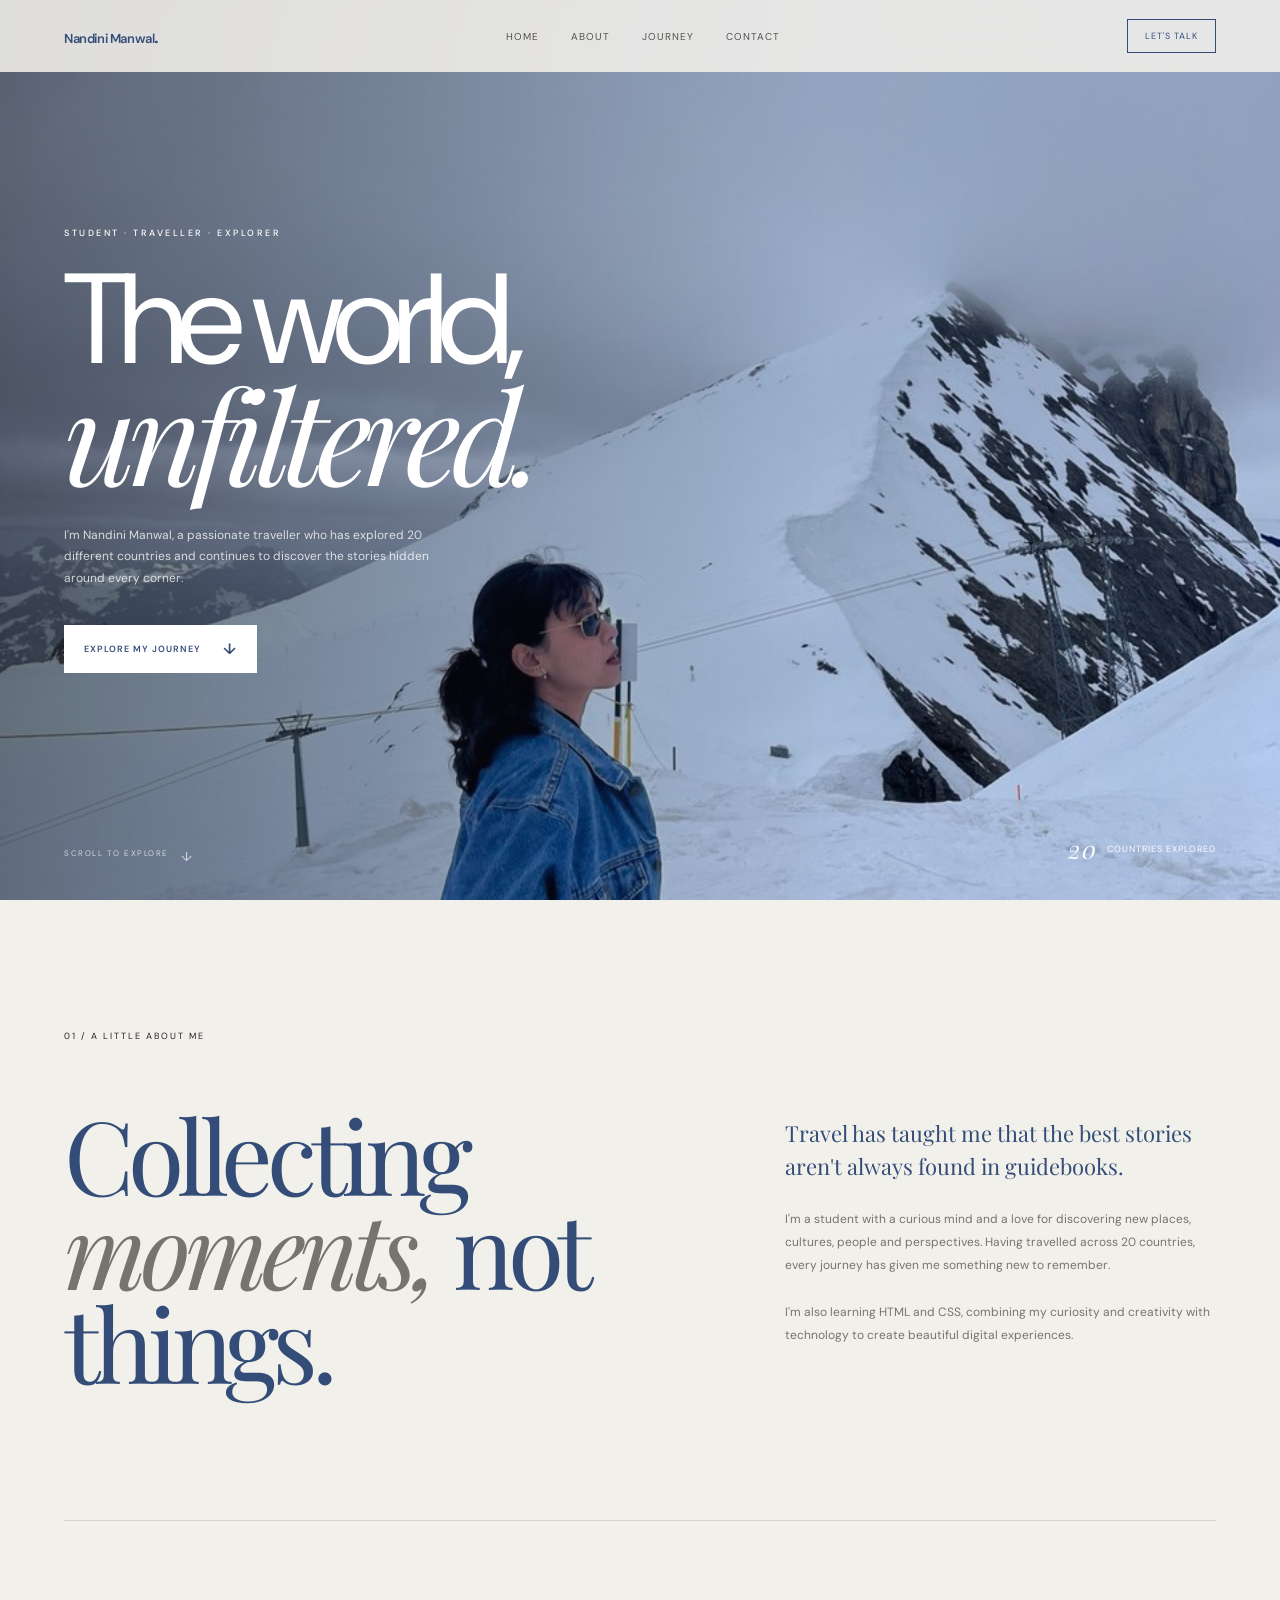
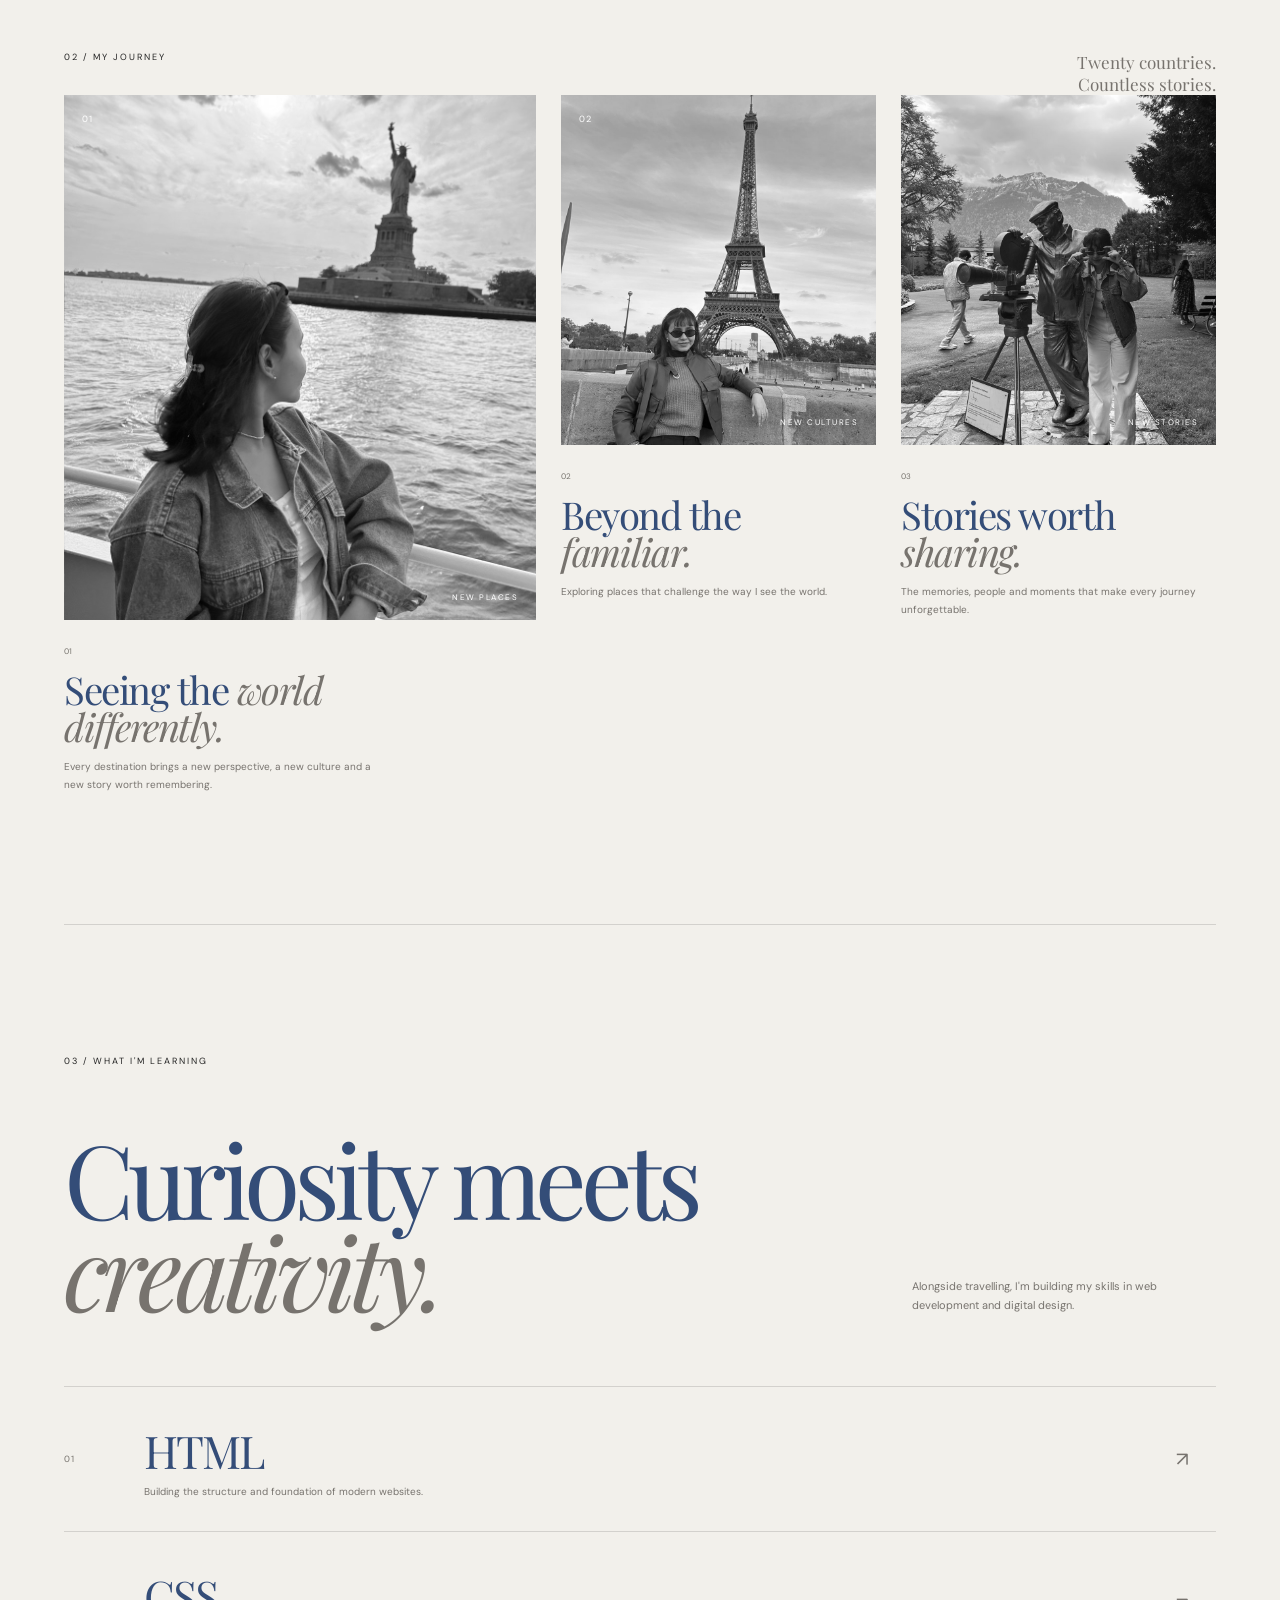
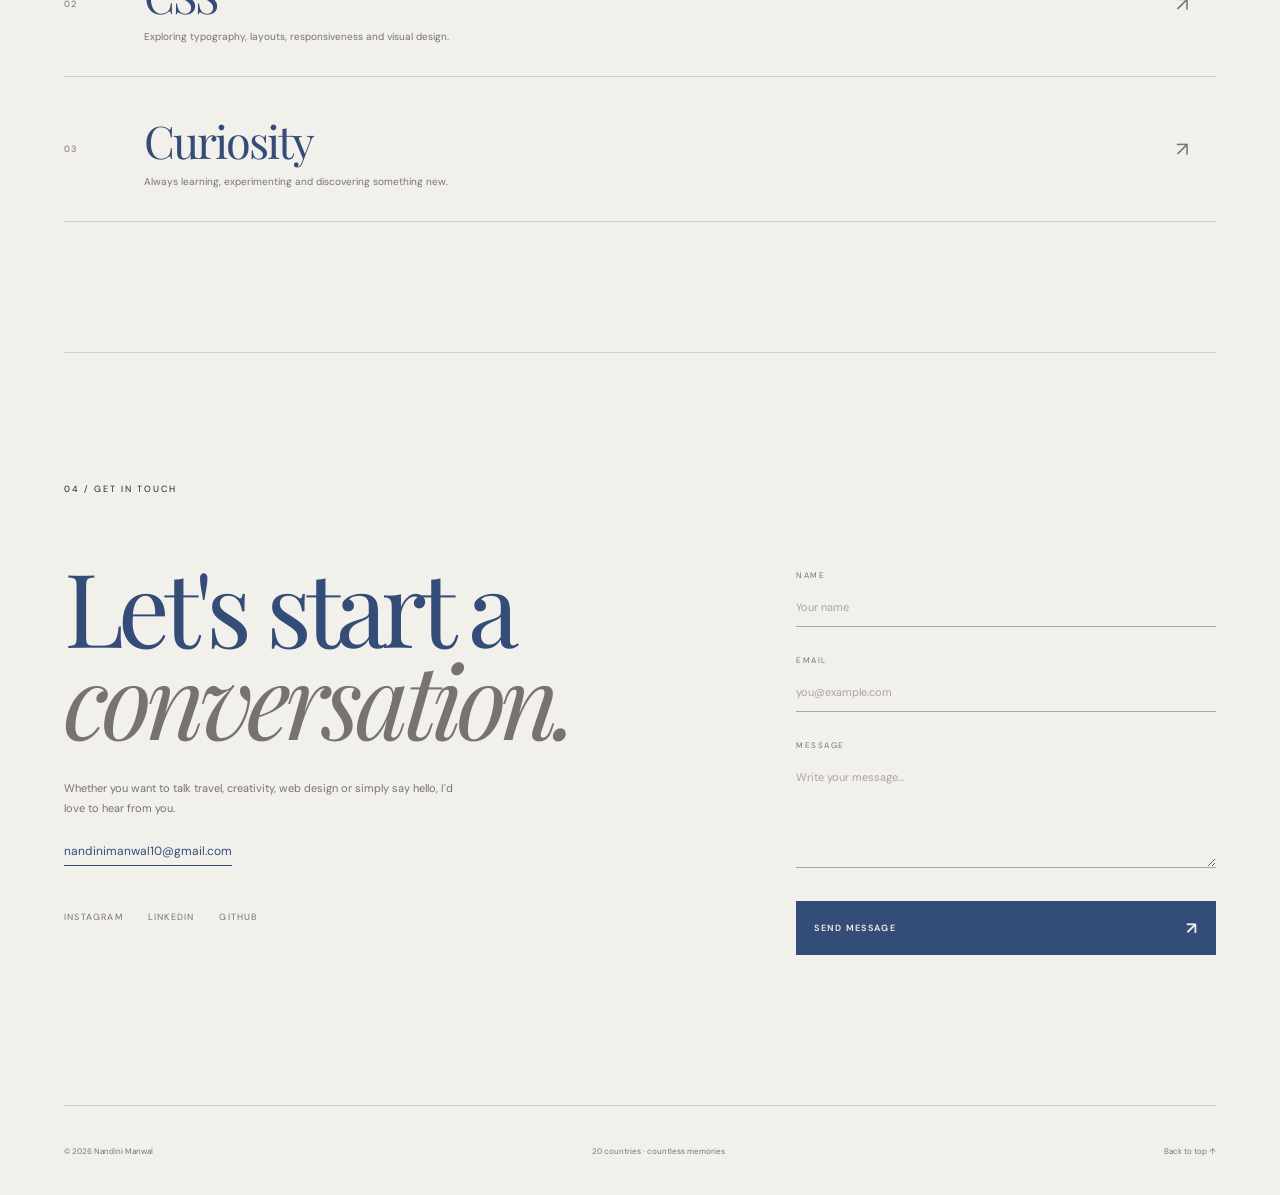
<file: index.html>
<!DOCTYPE html>
<html lang="en">
<head>
    <meta charset="UTF-8">
    <meta name="viewport" content="width=device-width, initial-scale=1.0">

    <meta
        name="description"
        content="Nandini Manwal — Student and passionate traveller who has explored 20 countries."
    >

    <title>Nandini Manwal — The World, Unfiltered</title>

    <link rel="stylesheet" href="ai_4_css.css">

    <link rel="preconnect" href="https://fonts.googleapis.com">
    <link rel="preconnect" href="https://fonts.gstatic.com" crossorigin>

    <link
        href="https://fonts.googleapis.com/css2?family=DM+Sans:wght@400;500;600&family=Playfair+Display:ital,wght@0,400;1,400&display=swap"
        rel="stylesheet"
    >
</head>

<body>

    <!-- ================= NAVIGATION ================= -->

    <header class="navbar">

        <a href="#home" class="logo">
            Nandini Manwal<span>.</span>
        </a>

        <nav>
            <a href="#home">Home</a>
            <a href="#about">About</a>
            <a href="#journey">Journey</a>
            <a href="#contact">Contact</a>
        </nav>

        <a href="#contact" class="nav-button">
            Let's talk
        </a>

    </header>


    <main>

        <!-- ================= HERO ================= -->

        <section class="hero" id="home">

            <div class="hero-overlay"></div>

            <div class="hero-content">

                <p class="eyebrow">
                    Student · Traveller · Explorer
                </p>

                <h1>
                    The world,
                    <em>unfiltered.</em>
                </h1>

                <p class="hero-description">
                    I'm Nandini Manwal, a passionate traveller who has
                    explored 20 different countries and continues to
                    discover the stories hidden around every corner.
                </p>

                <a href="#journey" class="hero-button">
                    Explore my journey
                    <span>↓</span>
                </a>

            </div>

            <div class="hero-location">
                <span>20</span>
                Countries explored
            </div>

            <div class="hero-scroll">
                Scroll to explore
                <span>↓</span>
            </div>

        </section>


        <!-- ================= INTRO ================= -->

        <section class="intro section">

            <div class="section-label">
                01 / A little about me
            </div>

            <div class="intro-grid">

                <h2>
                    Collecting
                    <em>moments,</em>
                    not things.
                </h2>

                <div class="intro-text">

                    <p class="large-text">
                        Travel has taught me that the best stories
                        aren't always found in guidebooks.
                    </p>

                    <p>
                        I'm a student with a curious mind and a love
                        for discovering new places, cultures, people
                        and perspectives. Having travelled across
                        20 countries, every journey has given me
                        something new to remember.
                    </p>

                    <p>
                        I'm also learning HTML and CSS, combining my
                        curiosity and creativity with technology to
                        create beautiful digital experiences.
                    </p>

                </div>

            </div>

        </section>


        <!-- ================= TRAVEL JOURNEY ================= -->

        <section class="journey section" id="journey">

            <div class="section-top">

                <div class="section-label">
                    02 / My journey
                </div>

                <p>
                    Twenty countries.<br>
                    Countless stories.
                </p>

            </div>


            <div class="journey-grid">

                <article class="journey-card large">

                    <div class="card-image image-one">

                        <span>01</span>

                        <div class="card-location">
                            New places
                        </div>

                    </div>

                    <div class="card-copy">
                        <span>01</span>

                        <h3>
                            Seeing the
                            <em>world differently.</em>
                        </h3>

                        <p>
                            Every destination brings a new perspective,
                            a new culture and a new story worth remembering.
                        </p>
                    </div>

                </article>


                <article class="journey-card">

                    <div class="card-image image-two">

                        <span>02</span>

                        <div class="card-location">
                            New cultures
                        </div>

                    </div>

                    <div class="card-copy">
                        <span>02</span>

                        <h3>
                            Beyond the
                            <em>familiar.</em>
                        </h3>

                        <p>
                            Exploring places that challenge the way
                            I see the world.
                        </p>
                    </div>

                </article>


                <article class="journey-card">

                    <div class="card-image image-three">

                        <span>03</span>

                        <div class="card-location">
                            New stories
                        </div>

                    </div>

                    <div class="card-copy">
                        <span>03</span>

                        <h3>
                            Stories worth
                            <em>sharing.</em>
                        </h3>

                        <p>
                            The memories, people and moments that
                            make every journey unforgettable.
                        </p>
                    </div>

                </article>

            </div>

        </section>


        <!-- ================= SKILLS ================= -->

        <section class="skills section">

            <div class="section-label">
                03 / What I'm learning
            </div>

            <div class="skills-header">

                <h2>
                    Curiosity meets
                    <em>creativity.</em>
                </h2>

                <p>
                    Alongside travelling, I'm building my skills
                    in web development and digital design.
                </p>

            </div>


            <div class="skills-list">

                <div class="skill">

                    <span class="skill-number">01</span>

                    <div>
                        <h3>HTML</h3>
                        <p>
                            Building the structure and foundation
                            of modern websites.
                        </p>
                    </div>

                    <span class="skill-arrow">↗</span>

                </div>


                <div class="skill">

                    <span class="skill-number">02</span>

                    <div>
                        <h3>CSS</h3>
                        <p>
                            Exploring typography, layouts,
                            responsiveness and visual design.
                        </p>
                    </div>

                    <span class="skill-arrow">↗</span>

                </div>


                <div class="skill">

                    <span class="skill-number">03</span>

                    <div>
                        <h3>Curiosity</h3>
                        <p>
                            Always learning, experimenting and
                            discovering something new.
                        </p>
                    </div>

                    <span class="skill-arrow">↗</span>

                </div>

            </div>

        </section>


        <!-- ================= CONTACT ================= -->

        <section class="contact section" id="contact">

            <div class="section-label">
                04 / Get in touch
            </div>

            <div class="contact-grid">

                <div class="contact-intro">

                    <h2>
                        Let's start a
                        <em>conversation.</em>
                    </h2>

                    <p>
                        Whether you want to talk travel, creativity,
                        web design or simply say hello, I'd love
                        to hear from you.
                    </p>

                    <a
                        href="mailto:nandinimanwal10@gmail.com"
                        class="email"
                    >
                        nandinimanwal10@gmail.com
                    </a>

                    <div class="social-links">
                        <a href="#">Instagram</a>
                        <a href="#">LinkedIn</a>
                        <a href="#">GitHub</a>
                    </div>

                </div>


                <form class="contact-form">

                    <div class="form-group">

                        <label for="name">
                            Name
                        </label>

                        <input
                            type="text"
                            id="name"
                            name="name"
                            placeholder="Your name"
                            required
                        >

                    </div>


                    <div class="form-group">

                        <label for="email">
                            Email
                        </label>

                        <input
                            type="email"
                            id="email"
                            name="email"
                            placeholder="you@example.com"
                            required
                        >

                    </div>


                    <div class="form-group">

                        <label for="message">
                            Message
                        </label>

                        <textarea
                            id="message"
                            name="message"
                            rows="5"
                            placeholder="Write your message..."
                            required
                        ></textarea>

                    </div>


                    <button type="submit">
                        Send message
                        <span>↗</span>
                    </button>

                </form>

            </div>

        </section>

    </main>


    <!-- ================= FOOTER ================= -->

    <footer class="footer">

        <div>
            © 2026 Nandini Manwal
        </div>

        <div>
            20 countries · countless memories
        </div>

        <a href="#home">
            Back to top ↑
        </a>

    </footer>

</body>
</html>
</file>
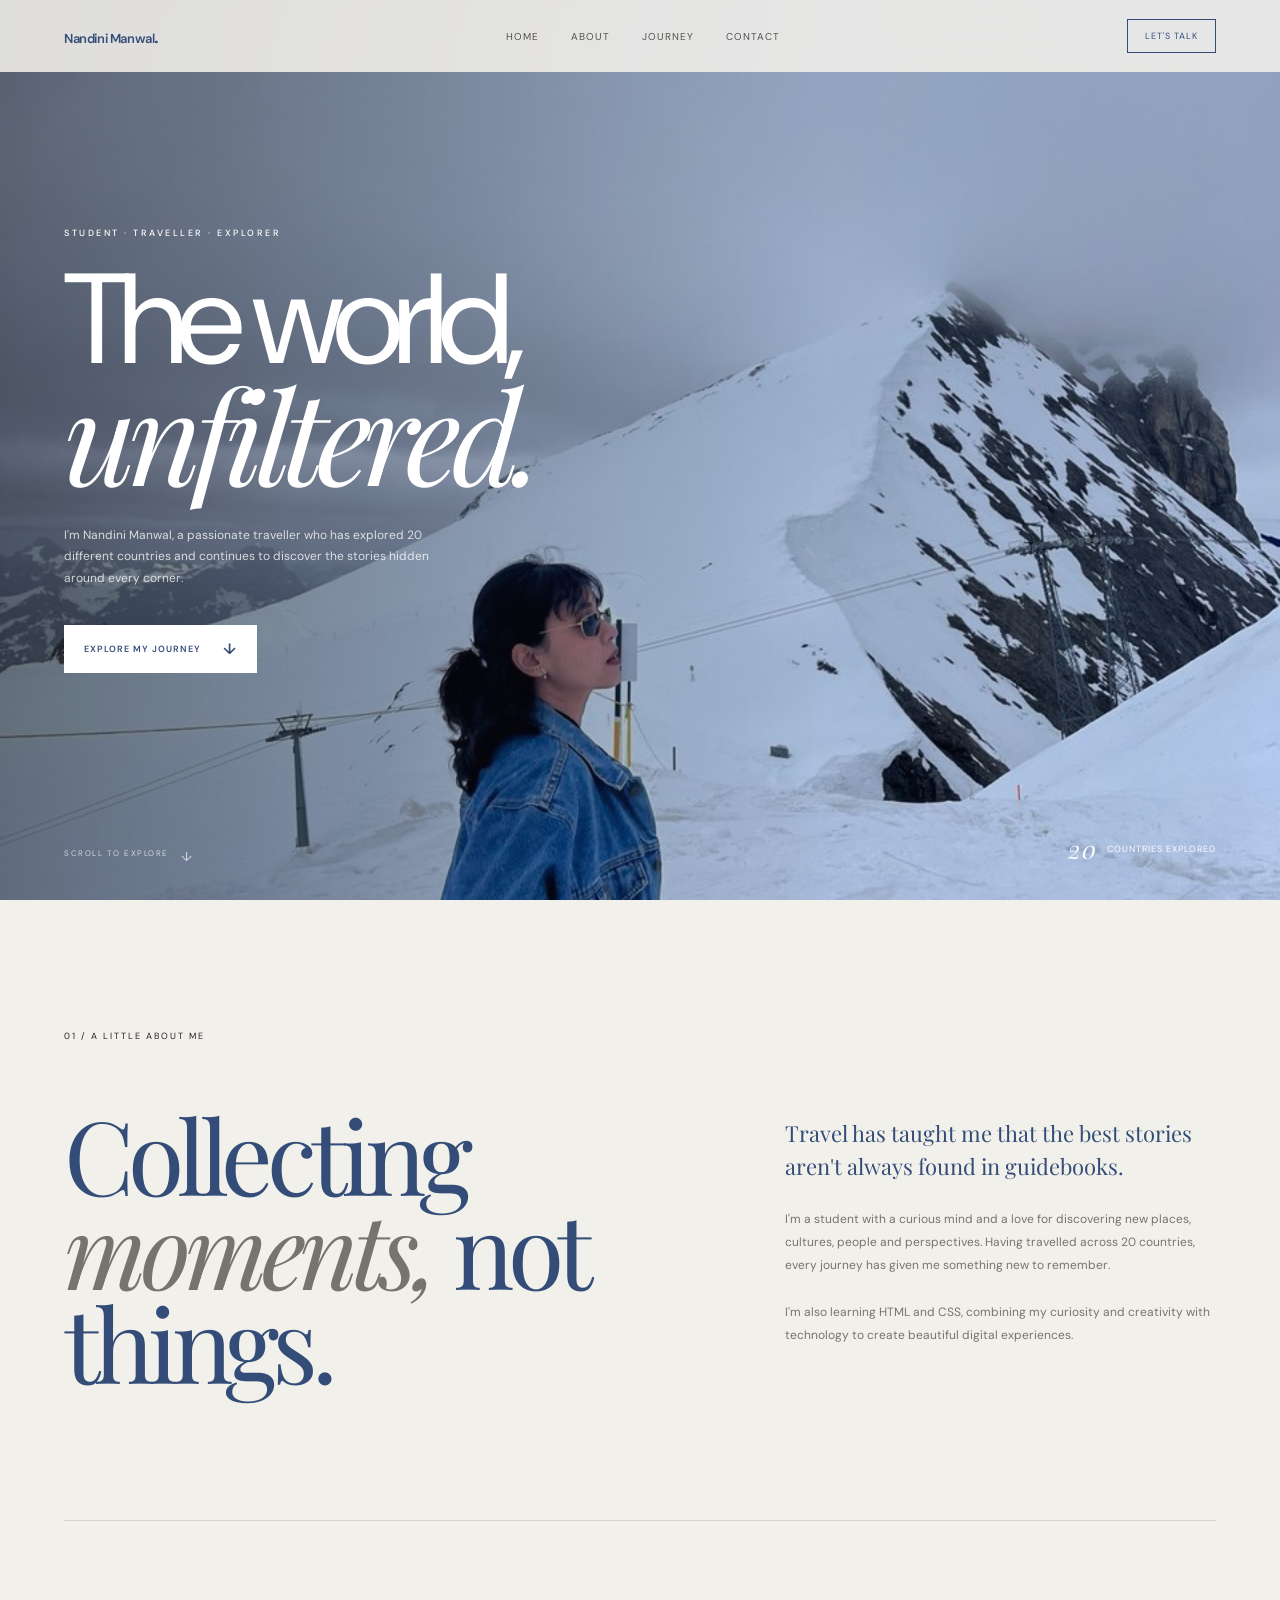
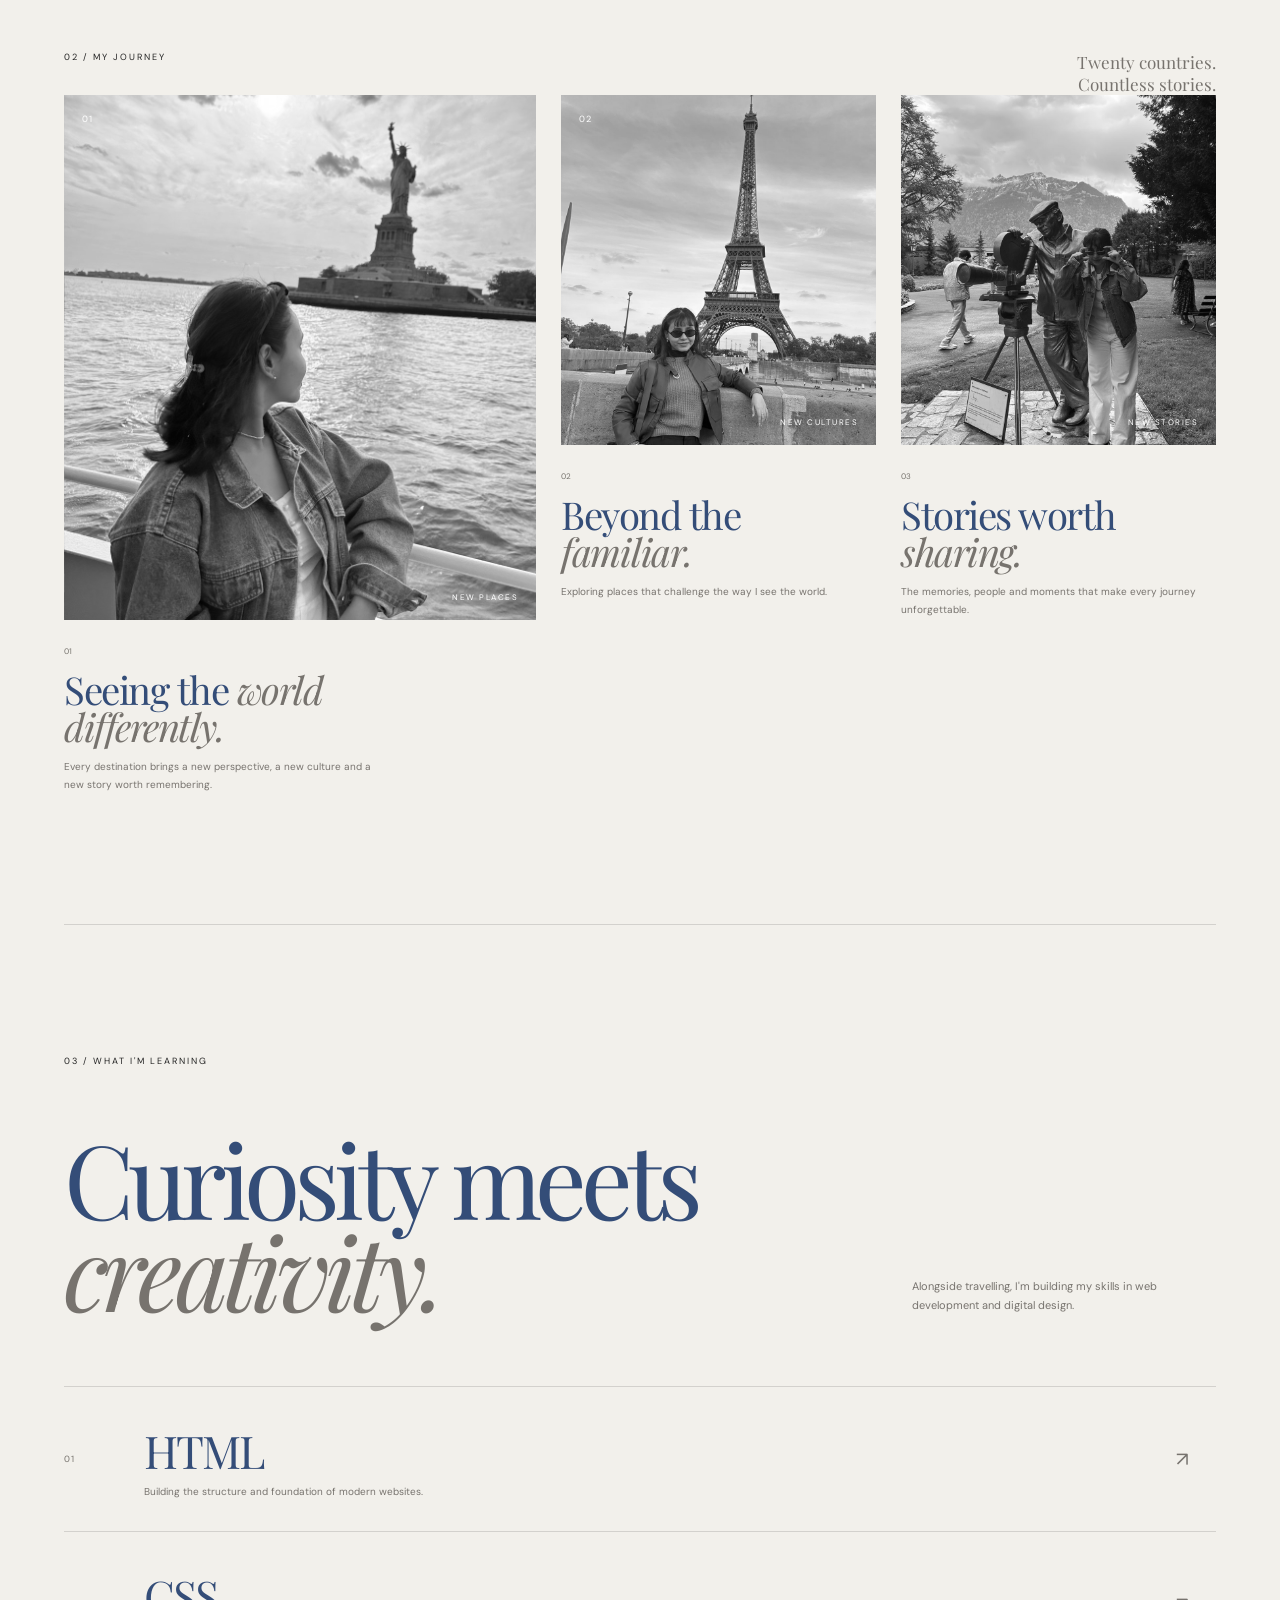
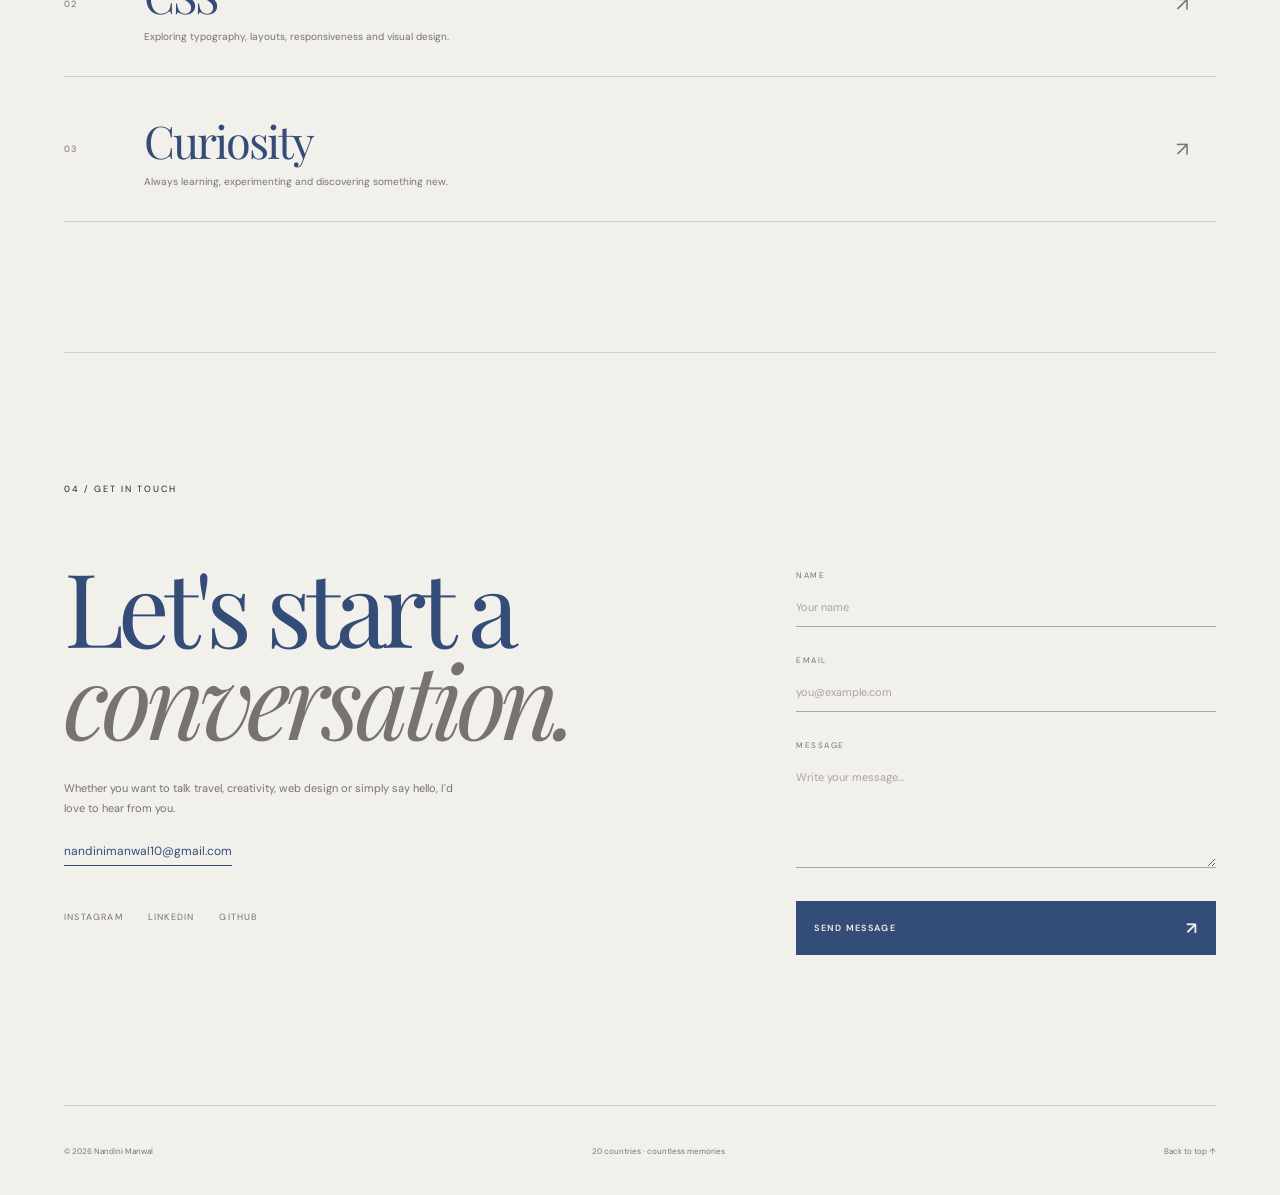
<file: ai_4_html.html>
<!DOCTYPE html>
<html lang="en">
<head>
    <meta charset="UTF-8">
    <meta name="viewport" content="width=device-width, initial-scale=1.0">

    <meta
        name="description"
        content="Nandini Manwal — Student and passionate traveller who has explored 20 countries."
    >

    <title>Nandini Manwal — The World, Unfiltered</title>

    <link rel="stylesheet" href="ai_4_css.css">

    <link rel="preconnect" href="https://fonts.googleapis.com">
    <link rel="preconnect" href="https://fonts.gstatic.com" crossorigin>

    <link
        href="https://fonts.googleapis.com/css2?family=DM+Sans:wght@400;500;600&family=Playfair+Display:ital,wght@0,400;1,400&display=swap"
        rel="stylesheet"
    >
</head>

<body>

    <!-- ================= NAVIGATION ================= -->

    <header class="navbar">

        <a href="#home" class="logo">
            Nandini Manwal<span>.</span>
        </a>

        <nav>
            <a href="#home">Home</a>
            <a href="#about">About</a>
            <a href="#journey">Journey</a>
            <a href="#contact">Contact</a>
        </nav>

        <a href="#contact" class="nav-button">
            Let's talk
        </a>

    </header>


    <main>

        <!-- ================= HERO ================= -->

        <section class="hero" id="home">

            <div class="hero-overlay"></div>

            <div class="hero-content">

                <p class="eyebrow">
                    Student · Traveller · Explorer
                </p>

                <h1>
                    The world,
                    <em>unfiltered.</em>
                </h1>

                <p class="hero-description">
                    I'm Nandini Manwal, a passionate traveller who has
                    explored 20 different countries and continues to
                    discover the stories hidden around every corner.
                </p>

                <a href="#journey" class="hero-button">
                    Explore my journey
                    <span>↓</span>
                </a>

            </div>

            <div class="hero-location">
                <span>20</span>
                Countries explored
            </div>

            <div class="hero-scroll">
                Scroll to explore
                <span>↓</span>
            </div>

        </section>


        <!-- ================= INTRO ================= -->

        <section class="intro section">

            <div class="section-label">
                01 / A little about me
            </div>

            <div class="intro-grid">

                <h2>
                    Collecting
                    <em>moments,</em>
                    not things.
                </h2>

                <div class="intro-text">

                    <p class="large-text">
                        Travel has taught me that the best stories
                        aren't always found in guidebooks.
                    </p>

                    <p>
                        I'm a student with a curious mind and a love
                        for discovering new places, cultures, people
                        and perspectives. Having travelled across
                        20 countries, every journey has given me
                        something new to remember.
                    </p>

                    <p>
                        I'm also learning HTML and CSS, combining my
                        curiosity and creativity with technology to
                        create beautiful digital experiences.
                    </p>

                </div>

            </div>

        </section>


        <!-- ================= TRAVEL JOURNEY ================= -->

        <section class="journey section" id="journey">

            <div class="section-top">

                <div class="section-label">
                    02 / My journey
                </div>

                <p>
                    Twenty countries.<br>
                    Countless stories.
                </p>

            </div>


            <div class="journey-grid">

                <article class="journey-card large">

                    <div class="card-image image-one">

                        <span>01</span>

                        <div class="card-location">
                            New places
                        </div>

                    </div>

                    <div class="card-copy">
                        <span>01</span>

                        <h3>
                            Seeing the
                            <em>world differently.</em>
                        </h3>

                        <p>
                            Every destination brings a new perspective,
                            a new culture and a new story worth remembering.
                        </p>
                    </div>

                </article>


                <article class="journey-card">

                    <div class="card-image image-two">

                        <span>02</span>

                        <div class="card-location">
                            New cultures
                        </div>

                    </div>

                    <div class="card-copy">
                        <span>02</span>

                        <h3>
                            Beyond the
                            <em>familiar.</em>
                        </h3>

                        <p>
                            Exploring places that challenge the way
                            I see the world.
                        </p>
                    </div>

                </article>


                <article class="journey-card">

                    <div class="card-image image-three">

                        <span>03</span>

                        <div class="card-location">
                            New stories
                        </div>

                    </div>

                    <div class="card-copy">
                        <span>03</span>

                        <h3>
                            Stories worth
                            <em>sharing.</em>
                        </h3>

                        <p>
                            The memories, people and moments that
                            make every journey unforgettable.
                        </p>
                    </div>

                </article>

            </div>

        </section>


        <!-- ================= SKILLS ================= -->

        <section class="skills section">

            <div class="section-label">
                03 / What I'm learning
            </div>

            <div class="skills-header">

                <h2>
                    Curiosity meets
                    <em>creativity.</em>
                </h2>

                <p>
                    Alongside travelling, I'm building my skills
                    in web development and digital design.
                </p>

            </div>


            <div class="skills-list">

                <div class="skill">

                    <span class="skill-number">01</span>

                    <div>
                        <h3>HTML</h3>
                        <p>
                            Building the structure and foundation
                            of modern websites.
                        </p>
                    </div>

                    <span class="skill-arrow">↗</span>

                </div>


                <div class="skill">

                    <span class="skill-number">02</span>

                    <div>
                        <h3>CSS</h3>
                        <p>
                            Exploring typography, layouts,
                            responsiveness and visual design.
                        </p>
                    </div>

                    <span class="skill-arrow">↗</span>

                </div>


                <div class="skill">

                    <span class="skill-number">03</span>

                    <div>
                        <h3>Curiosity</h3>
                        <p>
                            Always learning, experimenting and
                            discovering something new.
                        </p>
                    </div>

                    <span class="skill-arrow">↗</span>

                </div>

            </div>

        </section>


        <!-- ================= CONTACT ================= -->

        <section class="contact section" id="contact">

            <div class="section-label">
                04 / Get in touch
            </div>

            <div class="contact-grid">

                <div class="contact-intro">

                    <h2>
                        Let's start a
                        <em>conversation.</em>
                    </h2>

                    <p>
                        Whether you want to talk travel, creativity,
                        web design or simply say hello, I'd love
                        to hear from you.
                    </p>

                    <a
                        href="mailto:nandinimanwal10@gmail.com"
                        class="email"
                    >
                        nandinimanwal10@gmail.com
                    </a>

                    <div class="social-links">
                        <a href="#">Instagram</a>
                        <a href="#">LinkedIn</a>
                        <a href="#">GitHub</a>
                    </div>

                </div>


                <form class="contact-form">

                    <div class="form-group">

                        <label for="name">
                            Name
                        </label>

                        <input
                            type="text"
                            id="name"
                            name="name"
                            placeholder="Your name"
                            required
                        >

                    </div>


                    <div class="form-group">

                        <label for="email">
                            Email
                        </label>

                        <input
                            type="email"
                            id="email"
                            name="email"
                            placeholder="you@example.com"
                            required
                        >

                    </div>


                    <div class="form-group">

                        <label for="message">
                            Message
                        </label>

                        <textarea
                            id="message"
                            name="message"
                            rows="5"
                            placeholder="Write your message..."
                            required
                        ></textarea>

                    </div>


                    <button type="submit">
                        Send message
                        <span>↗</span>
                    </button>

                </form>

            </div>

        </section>

    </main>


    <!-- ================= FOOTER ================= -->

    <footer class="footer">

        <div>
            © 2026 Nandini Manwal
        </div>

        <div>
            20 countries · countless memories
        </div>

        <a href="#home">
            Back to top ↑
        </a>

    </footer>

</body>
</html>
</file>
<file: ai_4_css.css>
/* =========================================================
   VARIABLES
========================================================= */

:root {
    --cream: #f2f0eb;
    --cream-dark: #e5e1da;

    --blue: #344d78;
    --blue-soft: #242424;

    --white: #ffffff;

    --gray: #77736e;
    --gray-light: #a09c96;

    --line: rgba(23, 23, 23, 0.14);

    --serif: "Playfair Display", Georgia, serif;
    --sans: "DM Sans", Arial, sans-serif;
}


/* =========================================================
   RESET
========================================================= */

* {
    margin: 0;
    padding: 0;
    box-sizing: border-box;
}

html {
    scroll-behavior: smooth;
    scroll-padding-top: 75px;
}

body {
    background: var(--cream);
    color: var(--blue);

    font-family: var(--sans);

    overflow-x: hidden;
}

a {
    color: inherit;
    text-decoration: none;
}

button,
input,
textarea {
    font-family: inherit;
}

::selection {
    background: var(--blue);
    color: var(--cream);
}


/* =========================================================
   FIXED NAVIGATION
========================================================= */

.navbar {
    position: fixed;
    z-index: 1000;

    top: 0;
    left: 0;

    width: 100%;
    height: 72px;

    padding: 0 5%;

    display: flex;
    align-items: center;
    justify-content: space-between;

    background: rgba(242, 240, 235, 0.88);

    backdrop-filter: blur(15px);

    border-bottom: 1px solid --blue;
}

.logo {
    font-size: 13px;
    font-weight: 600;
    letter-spacing: -0.4px;
}

.logo span {
    font-family: var(--serif);
    font-size: 18px;
}

.navbar nav {
    display: flex;
    gap: 32px;
}

.navbar nav a {
    position: relative;

    color: #55514d;

    font-size: 10px;
    text-transform: uppercase;
    letter-spacing: 1px;

    transition: color 0.3s ease;
}

.navbar nav a::after {
    content: "";

    position: absolute;

    left: 0;
    bottom: -7px;

    width: 0;
    height: 1px;

    background: var(--blue);

    transition: width 0.3s ease;
}

.navbar nav a:hover {
    color: var(--blue);
}

.navbar nav a:hover::after {
    width: 100%;
}

.nav-button {
    padding: 10px 17px;

    border: 1px solid var(--blue);

    font-size: 9px;

    text-transform: uppercase;
    letter-spacing: 1px;

    transition:
        background 0.3s ease,
        color 0.3s ease;
}

.nav-button:hover {
    background: var(--blue);
    color: var(--cream);
}


/* =========================================================
   HERO
========================================================= */

.hero {
    position: relative;

    min-height: 100vh;

    display: flex;
    align-items: center;

    overflow: hidden;

    background:
        linear-gradient(
            115deg,
            rgba(25, 25, 25, 0.35),
            rgba(25, 25, 25, 0.03)
        ),
        url("swissbgphoto.jpg");

    background-size: cover;
    background-position: center;
}


/*
   If you don't have an image yet, the neutral gradient below
   keeps the design looking good.

   Replace the background above with:

   background:
       linear-gradient(
           115deg,
           rgba(25,25,25,.38),
           rgba(25,25,25,.05)
       ),
       url("your-photo.jpg");
*/


.hero::before {
    content: "";

    position: absolute;
    inset: 0;

    background:
        linear-gradient(
            90deg,
            rgba(0, 0, 0, 0.35),
            transparent 65%
        );
}

.hero-content {
    position: relative;
    z-index: 2;

    width: 90%;
    max-width: 1250px;

    margin: auto;

    color: var(--white);
}

.eyebrow {
    margin-bottom: 25px;

    font-size: 9px;
    font-weight: 500;

    text-transform: uppercase;
    letter-spacing: 2.5px;
}

.hero h1 {
    max-width: 950px;

    font-family: var(--sans);

    font-size: clamp(60px, 10vw, 145px);

    font-weight: 400;

    line-height: 0.88;

    letter-spacing: -0.07em;
}

.hero h1 em {
    display: block;

    font-family: var(--serif);

    font-style: italic;
    font-weight: 400;
}

.hero-description {
    max-width: 390px;

    margin-top: 35px;

    color: rgba(255, 255, 255, 0.78);

    font-size: 12px;
    line-height: 1.8;
}

.hero-button {
    display: inline-flex;
    align-items: center;
    gap: 22px;

    margin-top: 35px;

    padding: 14px 20px;

    background: var(--white);

    color: var(--blue);

    font-size: 9px;
    font-weight: 600;

    text-transform: uppercase;
    letter-spacing: 1px;

    transition:
        background 0.3s ease,
        transform 0.3s ease;
}

.hero-button:hover {
    background: var(--cream);
    transform: translateY(-3px);
}

.hero-button span {
    font-size: 15px;
}


/* Hero metadata */

.hero-location {
    position: absolute;
    z-index: 3;

    right: 5%;
    bottom: 35px;

    display: flex;
    align-items: center;
    gap: 10px;

    color: white;

    font-size: 9px;
    text-transform: uppercase;
    letter-spacing: 1px;
}

.hero-location span {
    font-family: var(--serif);

    font-size: 25px;

    font-style: italic;
}

.hero-scroll {
    position: absolute;
    z-index: 3;

    left: 5%;
    bottom: 35px;

    display: flex;
    gap: 12px;

    color: rgba(255, 255, 255, 0.7);

    font-size: 8px;
    text-transform: uppercase;
    letter-spacing: 1.5px;
}

.hero-scroll span {
    font-size: 13px;
}


/* =========================================================
   GENERAL SECTIONS
========================================================= */

.section {
    width: 90%;
    max-width: 1250px;

    margin: auto;

    padding: 130px 0;
}

.section-label {
    margin-bottom: 65px;

    color: var(--blue-soft);

    font-size: 9px;
    text-transform: uppercase;
    letter-spacing: 2px;
}


/* =========================================================
   INTRO / ABOUT
========================================================= */

.intro {
    border-bottom: 1px solid var(--line);
}

.intro-grid {
    display: grid;

    grid-template-columns: 1.15fr 0.85fr;

    gap: 12%;
}

.intro-grid h2 {
    max-width: 750px;

    font-family: var(--serif);

    font-size: clamp(55px, 8vw, 105px);

    line-height: 0.92;

    font-weight: 400;

    letter-spacing: -0.06em;
}

.intro-grid h2 em {
    display: inline;

    color: var(--gray);

    font-weight: 400;
}

.intro-text {
    padding-top: 10px;
}

.intro-text p {
    color: var(--gray);

    font-size: 12px;

    line-height: 1.9;

    margin-bottom: 25px;
}

.intro-text .large-text {
    color: var(--blue);

    font-family: var(--serif);

    font-size: 22px;

    line-height: 1.5;
}


/* =========================================================
   JOURNEY
========================================================= */

.journey {
    border-bottom: 1px solid var(--line);
}

.section-top {
    display: flex;
    justify-content: space-between;
    align-items: flex-start;
}

.section-top .section-label {
    margin-bottom: 0;
}

.section-top > p {
    color: var(--gray);

    font-family: var(--serif);

    font-size: 17px;

    line-height: 1.3;

    text-align: right;
}

.journey-grid {
    display: grid;

    grid-template-columns: 1.2fr 0.8fr 0.8fr;

    gap: 25px;
}


/* Journey cards */

.card-image {
    position: relative;

    width: 100%;

    aspect-ratio: 0.9;

    overflow: hidden;

    display: flex;
    align-items: flex-start;
    justify-content: space-between;

    padding: 18px;

    background-size: cover;
    background-position: center;

    filter: grayscale(100%);

    transition: filter 0.5s ease;
}

.journey-card:hover .card-image {
    filter: grayscale(0%);
}


/*
   Replace these backgrounds with your actual travel images.
*/

.image-one {
    background:
        linear-gradient(
            145deg,
            #5d625f,
            #b9b6ae 50%,
            #373936
        );
background-image: url("nyccoverphoto.jpg");
background-size: cover;
    background-position: center;
}



.image-two {
    background:
        linear-gradient(
            145deg,
            #9d9b91,
            #535652
        );
        background-image: url("pariscoverphoto.jpg");
background-size: cover;
    background-position: center;
    }

.image-three {
    background:
        linear-gradient(
            145deg,
            #484a47,
            #aaa69c
        );
        background-image: url("swisscoverphoto.jpg");
background-size: cover;
    background-position: center;
    }

.card-image > span {
    color: white;

    font-size: 9px;

    letter-spacing: 1px;
}

.card-location {
    align-self: flex-end;

    color: white;

    font-size: 8px;

    text-transform: uppercase;
    letter-spacing: 1.5px;
}

.card-copy {
    padding-top: 18px;
}

.card-copy > span {
    color: var(--gray);

    font-size: 8px;
}

.card-copy h3 {
    max-width: 350px;

    margin: 12px 0;

    font-family: var(--serif);

    font-size: clamp(28px, 3vw, 42px);

    line-height: 0.98;

    font-weight: 400;

    letter-spacing: -1.5px;
}

.card-copy h3 em {
    color: var(--gray);

    font-weight: 400;
}

.card-copy p {
    max-width: 320px;

    color: var(--gray);

    font-size: 10px;

    line-height: 1.8;
}


/* =========================================================
   SKILLS
========================================================= */

.skills {
    border-bottom: 1px solid var(--line);
}

.skills-header {
    display: grid;

    grid-template-columns: 1fr 0.45fr;

    gap: 15%;

    align-items: end;

    margin-bottom: 70px;
}

.skills-header h2 {
    max-width: 700px;

    font-family: var(--serif);

    font-size: clamp(55px, 8vw, 105px);

    font-weight: 400;

    line-height: 0.9;

    letter-spacing: -0.06em;
}

.skills-header h2 em {
    color: var(--gray);

    font-weight: 400;
}

.skills-header p {
    color: var(--gray);

    font-size: 11px;

    line-height: 1.8;
}

.skills-list {
    border-top: 1px solid var(--line);
}

.skill {
    min-height: 145px;

    display: grid;

    grid-template-columns: 80px 1fr 40px;

    align-items: center;

    border-bottom: 1px solid var(--line);

    transition: padding 0.3s ease;
}

.skill:hover {
    padding-left: 15px;
}

.skill-number {
    color: var(--gray);

    font-size: 9px;

    letter-spacing: 1px;
}

.skill h3 {
    margin-bottom: 5px;

    font-family: var(--serif);

    font-size: 45px;

    font-weight: 400;

    letter-spacing: -2px;
}

.skill p {
    color: var(--gray);

    font-size: 10px;
}

.skill-arrow {
    color: var(--gray);

    font-size: 20px;

    transition:
        transform 0.3s ease,
        color 0.3s ease;
}

.skill:hover .skill-arrow {
    color: var(--blue);

    transform: translate(5px, -5px);
}


/* =========================================================
   CONTACT
========================================================= */

.contact {
    padding-bottom: 150px;
}

.contact-grid {
    display: grid;

    grid-template-columns: 1fr 0.75fr;

    gap: 15%;
}

.contact-intro h2 {
    max-width: 700px;

    font-family: var(--serif);

    font-size: clamp(55px, 8vw, 105px);

    font-weight: 400;

    line-height: 0.9;

    letter-spacing: -0.06em;
}

.contact-intro h2 em {
    color: var(--gray);

    font-weight: 400;
}

.contact-intro > p {
    max-width: 400px;

    margin: 35px 0 20px;

    color: var(--gray);

    font-size: 11px;

    line-height: 1.8;
}

.email {
    display: inline-block;

    padding-bottom: 6px;

    border-bottom: 1px solid var(--blue);

    font-size: 12px;
}

.social-links {
    display: flex;

    gap: 25px;

    margin-top: 45px;
}

.social-links a {
    color: var(--gray);

    font-size: 9px;

    text-transform: uppercase;
    letter-spacing: 1.2px;

    transition: color 0.3s ease;
}

.social-links a:hover {
    color: var(--blue);
}


/* =========================================================
   CONTACT FORM
========================================================= */

.contact-form {
    padding-top: 10px;
}

.form-group {
    margin-bottom: 28px;
}

.form-group label {
    display: block;

    margin-bottom: 8px;

    color: var(--gray);

    font-size: 8px;

    text-transform: uppercase;
    letter-spacing: 1.5px;
}

.form-group input,
.form-group textarea {
    width: 100%;

    padding: 12px 0;

    background: transparent;

    color: var(--blue);

    border: none;

    border-bottom: 1px solid #aaa59e;

    outline: none;

    resize: vertical;

    font-size: 11px;

    transition: border-color 0.3s ease;
}

.form-group textarea {
    min-height: 110px;
}

.form-group input:focus,
.form-group textarea:focus {
    border-color: var(--blue);
}

.form-group input::placeholder,
.form-group textarea::placeholder {
    color: #aaa59e;
}

.contact-form button {
    width: 100%;

    display: flex;

    align-items: center;
    justify-content: space-between;

    padding: 16px 18px;

    background: var(--blue);

    color: var(--cream);

    border: none;

    font-size: 9px;
    font-weight: 600;

    text-transform: uppercase;
    letter-spacing: 1.3px;

    transition:
        background 0.3s ease,
        transform 0.3s ease;
}

.contact-form button:hover {
    background: var(--black-soft);

    transform: translateY(-3px);
}

.contact-form button span {
    font-size: 17px;
}


/* =========================================================
   FOOTER
========================================================= */

.footer {
    width: 90%;
    max-width: 1250px;

    min-height: 90px;

    margin: auto;

    display: flex;
    align-items: center;
    justify-content: space-between;

    border-top: 1px solid var(--line);

    color: var(--gray);

    font-size: 8px;
}

.footer a {
    color: var(--black);
}


/* =========================================================
   TABLET
========================================================= */

@media (max-width: 950px) {

    .navbar {
        padding: 0 4%;
    }

    .navbar nav {
        gap: 20px;
    }

    .nav-button {
        display: none;
    }

    .intro-grid,
    .contact-grid {
        grid-template-columns: 1fr;
        gap: 60px;
    }

    .journey-grid {
        grid-template-columns: 1fr 1fr;
    }

    .journey-card.large {
        grid-column: 1 / -1;
    }

    .journey-card.large .card-image {
        aspect-ratio: 1.7;
    }

    .skills-header {
        grid-template-columns: 1fr;
        gap: 30px;
    }
}


/* =========================================================
   MOBILE
========================================================= */

@media (max-width: 650px) {

    /* Navigation */

    .navbar {
        height: 62px;

        padding: 0 5%;
    }

    .navbar nav {
        gap: 14px;
    }

    .navbar nav a {
        font-size: 8px;
    }


    /* Hero */

    .hero {
        min-height: 750px;

        background-position: 62% center;
    }

    .hero-content {
        width: 88%;
    }

    .hero h1 {
        font-size: clamp(57px, 17vw, 90px);
    }

    .hero-description {
        max-width: 310px;

        font-size: 11px;
    }

    .hero-location {
        right: 5%;
        bottom: 25px;
    }

    .hero-scroll {
        left: 5%;
        bottom: 25px;
    }


    /* Sections */

    .section {
        width: 88%;

        padding: 90px 0;
    }

    .section-label {
        margin-bottom: 45px;
    }


    /* Intro */

    .intro-grid h2 {
        font-size: 57px;
    }

    .intro-text .large-text {
        font-size: 19px;
    }


    /* Journey */

    .section-top {
        flex-direction: column;

        gap: 20px;
    }

    .section-top > p {
        text-align: left;
    }

    .journey-grid {
        grid-template-columns: 1fr;

        gap: 50px;
    }

    .journey-card.large {
        grid-column: auto;
    }

    .journey-card.large .card-image,
    .card-image {
        aspect-ratio: 1;
    }


    /* Skills */

    .skills-header h2 {
        font-size: 58px;
    }

    .skill {
        grid-template-columns: 40px 1fr 25px;

        min-height: 155px;
    }

    .skill h3 {
        font-size: 39px;
    }

    .skill p {
        padding-right: 10px;

        line-height: 1.6;
    }


    /* Contact */

    .contact-intro h2 {
        font-size: 57px;
    }

    .contact-grid {
        gap: 65px;
    }

    .social-links {
        flex-wrap: wrap;
        gap: 18px;
    }


    /* Footer */

    .footer {
        width: 88%;

        padding: 25px 0;

        flex-direction: column;

        align-items: flex-start;

        justify-content: center;

        gap: 10px;
    }
}


/* =========================================================
   SMALL PHONES
========================================================= */

@media (max-width: 390px) {

    .navbar nav {
        gap: 10px;
    }

    .navbar nav a {
        font-size: 7px;
    }

    .hero h1 {
        font-size: 54px;
    }

    .hero-location {
        display: none;
    }

    .hero-scroll {
        left: 6%;
    }

    .intro-grid h2,
    .skills-header h2,
    .contact-intro h2 {
        font-size: 50px;
    }

    .skill h3 {
        font-size: 35px;
    }
}


/* =========================================================
   ACCESSIBILITY
========================================================= */

@media (prefers-reduced-motion: reduce) {

    html {
        scroll-behavior: auto;
    }

    *,
    *::before,
    *::after {
        transition: none !important;
        animation: none !important;
    }
}
</file>
